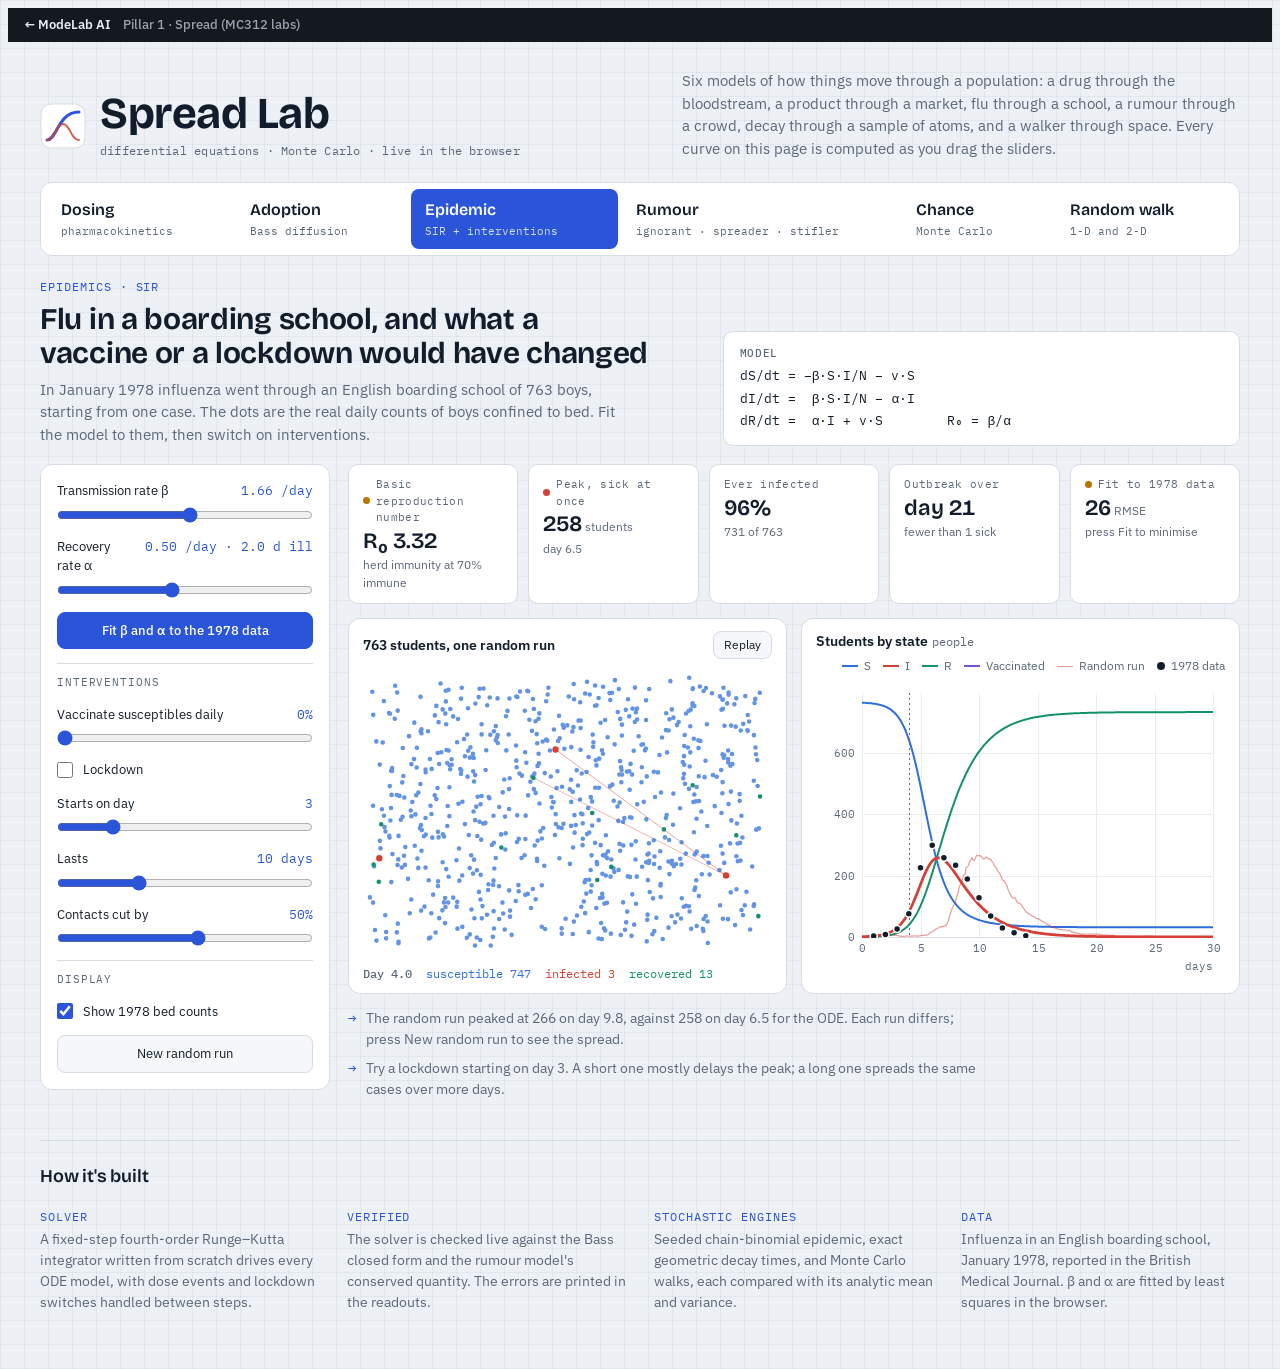
<file: web/spread.html>
<!doctype html>
<html lang="en">
<meta charset="utf-8">
<meta name="viewport" content="width=device-width, initial-scale=1, viewport-fit=cover">
<title>Spread Lab</title>
<link rel="preconnect" href="https://fonts.googleapis.com">
<link rel="preconnect" href="https://fonts.gstatic.com" crossorigin>
<link rel="stylesheet" href="https://fonts.googleapis.com/css2?family=Bricolage+Grotesque:opsz,wght@12..96,500..750&family=IBM+Plex+Mono:wght@400;500&family=IBM+Plex+Sans:wght@400;500;600&display=swap">
<style>
/* Layout: engineering-notebook instrument panel. Sticky model tabs, parameter rail on the left, live readouts + plots on the right. */
:root{
  --bg:#EDF0F4; --bg-grid:rgba(40,70,120,.055); --panel:#FFFFFF; --panel2:#F5F7FA;
  --ink:#121D2B; --muted:#5B6879; --line:#D5DCE5; --grid:#E8EDF3;
  --accent:#2A55D8; --accent-ink:#FFFFFF; --accent-soft:#E6ECFB;
  --s:#2F6FDB; --i:#D63F35; --r:#14916A; --v:#7B4DDF; --amber:#B87500;
  --band:rgba(20,145,106,.11); --shade:rgba(123,77,223,.09);
  --good:#14916A; --warn:#B87500; --bad:#D63F35;
  --f-display:'Bricolage Grotesque','Avenir Next',system-ui,sans-serif;
  --f-body:'IBM Plex Sans',system-ui,-apple-system,'Segoe UI',sans-serif;
  --f-mono:'IBM Plex Mono',ui-monospace,Menlo,Consolas,monospace;
}
@media (prefers-color-scheme: dark){
  :root:not([data-theme="light"]){
    --bg:#0D1219; --bg-grid:rgba(140,170,220,.05); --panel:#141B24; --panel2:#19222D;
    --ink:#E4EAF1; --muted:#8D9AAB; --line:#283445; --grid:#1E2834;
    --accent:#7D9CFF; --accent-ink:#0D1219; --accent-soft:#1C2640;
    --s:#6AA0FF; --i:#FF7468; --r:#45CF98; --v:#B39BFF; --amber:#F2B33D;
    --band:rgba(69,207,152,.13); --shade:rgba(179,155,255,.11);
    --good:#45CF98; --warn:#F2B33D; --bad:#FF7468;
    color-scheme:dark;
  }
}
:root[data-theme="dark"]{
  --bg:#0D1219; --bg-grid:rgba(140,170,220,.05); --panel:#141B24; --panel2:#19222D;
  --ink:#E4EAF1; --muted:#8D9AAB; --line:#283445; --grid:#1E2834;
  --accent:#7D9CFF; --accent-ink:#0D1219; --accent-soft:#1C2640;
  --s:#6AA0FF; --i:#FF7468; --r:#45CF98; --v:#B39BFF; --amber:#F2B33D;
  --band:rgba(69,207,152,.13); --shade:rgba(179,155,255,.11);
  --good:#45CF98; --warn:#F2B33D; --bad:#FF7468;
  color-scheme:dark;
}
*{box-sizing:border-box}
body{
  background-color:var(--bg); color:var(--ink); font-family:var(--f-body); font-size:15px; line-height:1.5;
  background-image:linear-gradient(var(--bg-grid) 1px,transparent 1px),linear-gradient(90deg,var(--bg-grid) 1px,transparent 1px);
  background-size:24px 24px;
}
.wrap{max-width:1280px; margin:0 auto; padding-inline:clamp(16px,3vw,32px); padding-block:28px 48px}
h1,h2,h3{font-family:var(--f-display); text-wrap:balance; margin:0; letter-spacing:-.01em}
p{margin:0}
button{font:inherit; color:inherit}
:focus-visible{outline:2px solid var(--accent); outline-offset:2px}

/* header */
.top{display:flex; flex-wrap:wrap; align-items:flex-end; justify-content:space-between; gap:16px 40px; margin-bottom:22px}
.brand{display:flex; align-items:center; gap:14px}
.brand svg{flex:none}
.brand h1{font-size:clamp(30px,4.2vw,44px); font-weight:700; line-height:1}
.brand .tag{font-family:var(--f-mono); font-size:12px; color:var(--muted); margin-top:6px; letter-spacing:.02em}
.lede{max-width:62ch; color:var(--muted); font-size:15px}

/* tabs */
.tabs{position:sticky; top:env(safe-area-inset-top,0px); z-index:5; display:flex; gap:4px; overflow-x:auto; padding:6px; margin-bottom:22px;
  background:var(--panel); border:1px solid var(--line); border-radius:12px; scrollbar-width:thin}
.tab{flex:1 0 auto; display:flex; flex-direction:column; align-items:flex-start; gap:1px; min-width:128px; padding:9px 14px; border:0; border-radius:8px;
  background:transparent; cursor:pointer; text-align:left}
.tab:hover{background:var(--panel2)}
.tab .n{font-family:var(--f-display); font-weight:600; font-size:16px}
.tab .d{font-family:var(--f-mono); font-size:11px; color:var(--muted); white-space:nowrap}
.tab[aria-selected="true"]{background:var(--accent); color:var(--accent-ink)}
.tab[aria-selected="true"] .d{color:inherit; opacity:.8}

/* module */
.mod-head{display:grid; grid-template-columns:minmax(0,1.25fr) minmax(0,1fr); gap:18px 36px; align-items:end; margin-bottom:18px}
.eyebrow{font-family:var(--f-mono); font-size:12px; text-transform:uppercase; letter-spacing:.08em; color:var(--accent); margin-bottom:6px}
.mod-head h2{font-size:clamp(22px,2.6vw,30px); font-weight:650; line-height:1.15; margin-bottom:8px}
.desc{color:var(--muted); max-width:66ch}
.eq{margin:0; font-family:var(--f-mono); font-size:13px; line-height:1.75; color:var(--ink); background:var(--panel); border:1px solid var(--line);
  border-radius:10px; padding:12px 16px; white-space:pre-wrap; overflow-x:auto}
.eq b{font-weight:500; color:var(--muted); font-size:11px; letter-spacing:.06em; text-transform:uppercase; display:block; margin-bottom:2px}
.mod-body{display:grid; grid-template-columns:290px minmax(0,1fr); gap:18px; align-items:start}
@media (max-width:900px){.mod-head,.mod-body{grid-template-columns:minmax(0,1fr)}}

/* controls */
.controls{background:var(--panel); border:1px solid var(--line); border-radius:12px; padding:16px; display:flex; flex-direction:column; gap:14px}
@media (min-width:901px){.controls{position:sticky; top:calc(env(safe-area-inset-top,0px) + 92px)}}
.ctl{display:flex; flex-direction:column; gap:6px}
.ctl-row{display:flex; justify-content:space-between; align-items:baseline; gap:10px; font-size:13px}
.ctl-label{font-size:13px; color:var(--ink)}
output{font-family:var(--f-mono); font-size:12.5px; color:var(--accent); font-variant-numeric:tabular-nums; white-space:nowrap}
input[type=range]{width:100%; accent-color:var(--accent); margin:0}
.ctl-head{font-family:var(--f-mono); font-size:11px; text-transform:uppercase; letter-spacing:.08em; color:var(--muted); padding-top:10px; border-top:1px solid var(--line)}
.seg{display:flex; background:var(--panel2); border:1px solid var(--line); border-radius:8px; padding:3px; gap:3px}
.seg button{flex:1; border:0; background:transparent; padding:6px 8px; border-radius:6px; font-size:12.5px; cursor:pointer; color:var(--muted)}
.seg button[aria-pressed="true"]{background:var(--panel); color:var(--ink); box-shadow:0 0 0 1px var(--line)}
.toggle{flex-direction:row; align-items:center; gap:10px; font-size:13px; cursor:pointer}
.toggle input{accent-color:var(--accent); width:16px; height:16px; margin:0}
.btn{border:1px solid var(--line); background:var(--panel2); border-radius:8px; padding:8px 12px; font-size:13px; cursor:pointer; text-align:center}
.btn:hover{border-color:var(--accent)}
.btn.primary{background:var(--accent); color:var(--accent-ink); border-color:var(--accent); font-weight:500}
.hint{font-size:12px; color:var(--muted)}

/* readouts */
.stage{display:flex; flex-direction:column; gap:14px; min-width:0}
.kpis{display:grid; grid-template-columns:repeat(auto-fit,minmax(min(100%,170px),1fr)); gap:10px}
.kpi{background:var(--panel); border:1px solid var(--line); border-radius:10px; padding:11px 14px; display:flex; flex-direction:column; gap:2px; min-width:0}
.kpi-l{font-family:var(--f-mono); font-size:11px; color:var(--muted); letter-spacing:.03em; display:flex; align-items:center; gap:6px}
.kpi.t-good .kpi-l::before,.kpi.t-warn .kpi-l::before,.kpi.t-bad .kpi-l::before{content:""; width:7px; height:7px; border-radius:50%; flex:none}
.kpi.t-good .kpi-l::before{background:var(--good)} .kpi.t-warn .kpi-l::before{background:var(--warn)} .kpi.t-bad .kpi-l::before{background:var(--bad)}
.kpi-v{font-family:var(--f-display); font-size:22px; font-weight:600; font-variant-numeric:tabular-nums; line-height:1.2}
.kpi-u{font-family:var(--f-body); font-size:12px; font-weight:400; color:var(--muted)}
.kpi-s{font-size:12px; color:var(--muted)}
.kpi .mini{align-self:flex-start; margin-top:4px; border:1px solid var(--accent); color:var(--accent); background:transparent; border-radius:6px; padding:2px 9px; font-size:12px; cursor:pointer}
.kpi .mini:hover{background:var(--accent-soft)}

.fig{margin:0; background:var(--panel); border:1px solid var(--line); border-radius:12px; padding:12px 14px 10px; min-width:0; display:flex; flex-direction:column; gap:8px}
.fig figcaption{display:flex; flex-wrap:wrap; align-items:center; gap:6px 14px}
.fig-t{font-weight:600; font-size:13.5px}
.unit{font-family:var(--f-mono); font-weight:400; font-size:11.5px; color:var(--muted); margin-left:4px}
.legend{display:flex; flex-wrap:wrap; gap:4px 12px; margin-left:auto; font-size:12px; color:var(--muted)}
.lg{display:inline-flex; align-items:center; gap:6px; white-space:nowrap}
.lg i{width:16px; height:0; border-top:2.5px solid var(--c)}
.lg i.dash{border-top-style:dashed; border-top-width:2px}
.lg i.dot{width:8px; height:8px; border:0; border-radius:50%; background:var(--c)}
.lg i.area{height:9px; border:0; border-radius:2px; background:var(--c); opacity:.55}
.chip{font-family:var(--f-mono); font-size:11.5px; padding:2px 9px; border-radius:99px; border:1px solid currentColor}
.chip.t-good{color:var(--good)} .chip.t-warn{color:var(--warn)} .chip.t-bad{color:var(--bad)}
.cv{display:block; width:100%; height:290px}
.cv.tall{height:330px}
.cv.short{height:230px}
.fig-row{display:grid; grid-template-columns:repeat(auto-fit,minmax(min(100%,340px),1fr)); gap:14px}
.status{font-family:var(--f-mono); font-size:12px; color:var(--muted); font-variant-numeric:tabular-nums; display:flex; flex-wrap:wrap; gap:4px 14px}
.status b{font-weight:500}
.status .S{color:var(--s)} .status .I{color:var(--i)} .status .R{color:var(--r)} .status .V{color:var(--v)}
.notes{margin:0; padding:0; list-style:none; display:grid; gap:8px}
.notes li{position:relative; padding-left:18px; color:var(--muted); font-size:14px; max-width:80ch}
.notes li::before{content:"→"; position:absolute; left:0; color:var(--accent); font-family:var(--f-mono)}

/* footer */
.how{margin-top:40px; padding-top:22px; border-top:1px solid var(--line); display:grid; grid-template-columns:repeat(auto-fit,minmax(min(100%,240px),1fr)); gap:18px 28px}
.how h3{font-size:18px; font-weight:600; grid-column:1/-1}
.how div p:first-child{font-family:var(--f-mono); font-size:11.5px; text-transform:uppercase; letter-spacing:.08em; color:var(--accent); margin-bottom:4px}
.how div p+p{color:var(--muted); font-size:14px}
@media (prefers-reduced-motion:reduce){*{transition:none!important}}
</style>

<div class="ml-back"><a href="index.html#spread">&larr; ModeLab AI</a><span>Pillar 1 · Spread (MC312 labs)</span></div>
<style>
.ml-back{--ml-bg:#14181F;--ml-fg:#E8ECF2;--ml-mute:#9AA3B0;display:flex;gap:12px;align-items:center;flex-wrap:wrap;
  padding:8px 16px;background:var(--ml-bg);color:var(--ml-fg);font:500 13px/1.4 "IBM Plex Sans",system-ui,sans-serif}
.ml-back a{color:var(--ml-fg);text-decoration:none;font-weight:600}
.ml-back a:hover,.ml-back a:focus-visible{text-decoration:underline}
.ml-back span{color:var(--ml-mute)}
</style>
<div class="wrap">
  <header class="top">
    <div class="brand">
      <svg width="46" height="46" viewBox="0 0 46 46" aria-hidden="true">
        <rect x="1" y="1" width="44" height="44" rx="10" fill="var(--panel)" stroke="var(--line)"/>
        <path d="M7 37 C 17 37, 18 9, 39 9" fill="none" stroke="var(--accent)" stroke-width="3" stroke-linecap="round"/>
        <path d="M7 37 C 15 37, 16 21, 23 21 S 31 37, 39 37" fill="none" stroke="var(--i)" stroke-width="2" stroke-linecap="round" opacity=".85"/>
      </svg>
      <div>
        <h1>Spread Lab</h1>
        <p class="tag">differential equations · Monte Carlo · live in the browser</p>
      </div>
    </div>
    <p class="lede">Six models of how things move through a population: a drug through the bloodstream, a product through a market, flu through a school, a rumour through a crowd, decay through a sample of atoms, and a walker through space. Every curve on this page is computed as you drag the sliders.</p>
  </header>

  <nav class="tabs" role="tablist" aria-label="Models">
    <button class="tab" role="tab" id="tab-pk" aria-controls="pk" data-mod="pk"><span class="n">Dosing</span><span class="d">pharmacokinetics</span></button>
    <button class="tab" role="tab" id="tab-bass" aria-controls="bass" data-mod="bass"><span class="n">Adoption</span><span class="d">Bass diffusion</span></button>
    <button class="tab" role="tab" id="tab-sir" aria-controls="sir" data-mod="sir"><span class="n">Epidemic</span><span class="d">SIR + interventions</span></button>
    <button class="tab" role="tab" id="tab-rum" aria-controls="rum" data-mod="rum"><span class="n">Rumour</span><span class="d">ignorant · spreader · stifler</span></button>
    <button class="tab" role="tab" id="tab-mc" aria-controls="mc" data-mod="mc"><span class="n">Chance</span><span class="d">Monte Carlo</span></button>
    <button class="tab" role="tab" id="tab-walk" aria-controls="walk" data-mod="walk"><span class="n">Random walk</span><span class="d">1-D and 2-D</span></button>
  </nav>

  <main>
    <!-- DOSING -->
    <section class="mod" id="pk" role="tabpanel" aria-labelledby="tab-pk" hidden>
      <div class="mod-head">
        <div>
          <p class="eyebrow">Pharmacokinetics</p>
          <h2>Keep a drug inside its therapeutic window</h2>
          <p class="desc">Each dose lands on top of whatever the body has not cleared yet. Tune the dose, interval and half-life and watch whether blood levels settle between the minimum effective and maximum safe concentration. Defaults follow phenytoin (Dilantin): 22 h half-life, window 10–20 µg/mL.</p>
        </div>
        <pre class="eq" id="pk-eq"></pre>
      </div>
      <div class="mod-body">
        <aside class="controls" id="pk-ctl" aria-label="Dosing parameters"></aside>
        <div class="stage">
          <div class="kpis" id="pk-kpi"></div>
          <figure class="fig">
            <figcaption><span class="fig-t">Concentration in blood<span class="unit">µg/mL</span></span><span class="chip" id="pk-chip"></span>
              <span class="legend"><span class="lg"><i style="--c:var(--i)"></i>Blood</span><span class="lg" id="pk-lg-gut"><i class="dash" style="--c:var(--amber)"></i>Gut</span><span class="lg"><i class="area" style="--c:var(--r)"></i>Therapeutic window</span></span></figcaption>
            <canvas class="cv tall" id="pk-c1" role="img" aria-label="Drug concentration over ten days"></canvas>
          </figure>
          <ul class="notes" id="pk-notes"></ul>
        </div>
      </div>
    </section>

    <!-- BASS -->
    <section class="mod" id="bass" role="tabpanel" aria-labelledby="tab-bass" hidden>
      <div class="mod-head">
        <div>
          <p class="eyebrow">Product adoption · Bass model</p>
          <h2>Advertising starts it, word of mouth finishes it</h2>
          <p class="desc">Every non-adopter buys at rate p because of outside influence, plus q times the share of the market that already owns the product. The S-curve, the sales peak and the split between innovators and imitators all follow from those two numbers.</p>
        </div>
        <pre class="eq"><b>model</b>dN/dt = (p + q·N/C)(C − N)
<b>closed form</b>N(t) = C(1 − e^−(p+q)t) / (1 + (q/p)e^−(p+q)t)</pre>
      </div>
      <div class="mod-body">
        <aside class="controls" id="bass-ctl" aria-label="Adoption parameters"></aside>
        <div class="stage">
          <div class="kpis" id="bass-kpi"></div>
          <div class="fig-row">
            <figure class="fig">
              <figcaption><span class="fig-t">Cumulative adopters<span class="unit">millions</span></span>
                <span class="legend"><span class="lg"><i style="--c:var(--accent)"></i>RK4</span><span class="lg"><i class="dash" style="--c:var(--ink)"></i>Closed form</span></span></figcaption>
              <canvas class="cv" id="bass-c1" role="img" aria-label="Cumulative adopters over time"></canvas>
            </figure>
            <figure class="fig">
              <figcaption><span class="fig-t">New adopters per year<span class="unit">millions</span></span>
                <span class="legend"><span class="lg"><i class="area" style="--c:var(--amber)"></i>Innovators</span><span class="lg"><i class="area" style="--c:var(--s)"></i>Imitators</span></span></figcaption>
              <canvas class="cv" id="bass-c2" role="img" aria-label="Sales per year split by innovators and imitators"></canvas>
            </figure>
          </div>
          <ul class="notes" id="bass-notes"></ul>
        </div>
      </div>
    </section>

    <!-- SIR -->
    <section class="mod" id="sir" role="tabpanel" aria-labelledby="tab-sir" hidden>
      <div class="mod-head">
        <div>
          <p class="eyebrow">Epidemics · SIR</p>
          <h2>Flu in a boarding school, and what a vaccine or a lockdown would have changed</h2>
          <p class="desc">In January 1978 influenza went through an English boarding school of 763 boys, starting from one case. The dots are the real daily counts of boys confined to bed. Fit the model to them, then switch on interventions.</p>
        </div>
        <pre class="eq"><b>model</b>dS/dt = −β·S·I/N − v·S
dI/dt =  β·S·I/N − α·I
dR/dt =  α·I + v·S        R₀ = β/α</pre>
      </div>
      <div class="mod-body">
        <aside class="controls" id="sir-ctl" aria-label="Epidemic parameters"></aside>
        <div class="stage">
          <div class="kpis" id="sir-kpi"></div>
          <div class="fig-row">
            <figure class="fig">
              <figcaption><span class="fig-t">763 students, one random run</span><button class="btn" type="button" id="sir-replay" style="margin-left:auto;padding:4px 10px;font-size:12px">Replay</button></figcaption>
              <canvas class="cv" id="sir-ab" role="img" aria-label="Animated stochastic simulation of students"></canvas>
              <p class="status" id="sir-status"></p>
            </figure>
            <figure class="fig">
              <figcaption><span class="fig-t">Students by state<span class="unit">people</span></span>
                <span class="legend"><span class="lg"><i style="--c:var(--s)"></i>S</span><span class="lg"><i style="--c:var(--i)"></i>I</span><span class="lg"><i style="--c:var(--r)"></i>R</span><span class="lg" id="sir-lg-v"><i style="--c:var(--v)"></i>Vaccinated</span><span class="lg"><i style="--c:var(--i);opacity:.5;border-top-width:1.5px"></i>Random run</span><span class="lg" id="sir-lg-d"><i class="dot" style="--c:var(--ink)"></i>1978 data</span></span></figcaption>
              <canvas class="cv" id="sir-c1" role="img" aria-label="Susceptible, infected and recovered over time"></canvas>
            </figure>
          </div>
          <ul class="notes" id="sir-notes"></ul>
        </div>
      </div>
    </section>

    <!-- RUMOUR -->
    <section class="mod" id="rum" role="tabpanel" aria-labelledby="tab-rum" hidden>
      <div class="mod-head">
        <div>
          <p class="eyebrow">Information spread · ISR model</p>
          <h2>How far a rumour travels before people tire of it</h2>
          <p class="desc">Ignorants hear the rumour from spreaders. Spreaders stop when they meet someone who already knows it, so a rumour is slowed by its own success. An education campaign (α) moves ignorants straight to stiflers; Λ adds newcomers who have not heard it.</p>
        </div>
        <pre class="eq"><b>model</b>dI/dt = Λ − β·S·I/N − α·I
dS/dt = β·S·I/N − γ·S·(S+R)/N
dR/dt = γ·S·(S+R)/N + α·I     R₀ = 1 + β/γ</pre>
      </div>
      <div class="mod-body">
        <aside class="controls" id="rum-ctl" aria-label="Rumour parameters"></aside>
        <div class="stage">
          <div class="kpis" id="rum-kpi"></div>
          <div class="fig-row">
            <figure class="fig">
              <figcaption><span class="fig-t">Population by role<span class="unit">people</span></span>
                <span class="legend"><span class="lg"><i style="--c:var(--s)"></i>Ignorant</span><span class="lg"><i style="--c:var(--i)"></i>Spreader</span><span class="lg"><i style="--c:var(--r)"></i>Stifler</span><span class="lg" id="rum-lg-b"><i class="dash" style="--c:var(--i)"></i>Spreaders, no campaign</span></span></figcaption>
              <canvas class="cv" id="rum-c1" role="img" aria-label="Ignorants, spreaders and stiflers over time"></canvas>
            </figure>
            <figure class="fig">
              <figcaption><span class="fig-t">Closed-form results vs R₀</span>
                <span class="legend"><span class="lg"><i style="--c:var(--r)"></i>Final reach r(∞)</span><span class="lg"><i style="--c:var(--i)"></i>Peak spreaders s_max</span></span></figcaption>
              <canvas class="cv" id="rum-c2" role="img" aria-label="Final reach and peak spreaders as functions of R0"></canvas>
            </figure>
          </div>
          <ul class="notes" id="rum-notes"></ul>
        </div>
      </div>
    </section>

    <!-- MONTE CARLO -->
    <section class="mod" id="mc" role="tabpanel" aria-labelledby="tab-mc" hidden>
      <div class="mod-head">
        <div>
          <p class="eyebrow">Monte Carlo</p>
          <h2>Randomness that averages out</h2>
          <p class="desc">A thousand atoms, each with the same small chance of decaying every second, add up to a smooth exponential. A fair coin tossed enough times settles on one half. Both are the law of large numbers, and both show how fast the noise shrinks.</p>
        </div>
        <pre class="eq"><b>decay</b>P(atom survives t) = e^−λt   ⇒   E[N(t)] = N₀e^−λt
<b>coin</b>p̂ₙ = heads / n,   sd(p̂ₙ) = √(p(1−p)/n)</pre>
      </div>
      <div class="mod-body">
        <aside class="controls" id="mc-ctl" aria-label="Monte Carlo parameters"></aside>
        <div class="stage">
          <div class="kpis" id="mc-kpi"></div>
          <div class="fig-row">
            <figure class="fig">
              <figcaption><span class="fig-t">Atoms remaining<span class="unit">of 1,000</span></span>
                <span class="legend"><span class="lg"><i style="--c:var(--v);opacity:.45;border-top-width:1.5px"></i>Single runs</span><span class="lg"><i class="area" style="--c:var(--v)"></i>Mean ± 1σ</span><span class="lg"><i class="dash" style="--c:var(--ink)"></i>N₀e^−λt</span></span></figcaption>
              <canvas class="cv" id="mc-c1" role="img" aria-label="Simulated radioactive decay against theory"></canvas>
            </figure>
            <figure class="fig">
              <figcaption><span class="fig-t">One sample, atom by atom</span><button class="btn" type="button" id="mc-replay" style="margin-left:auto;padding:4px 10px;font-size:12px">Replay</button></figcaption>
              <canvas class="cv" id="mc-grid" role="img" aria-label="Grid of 1000 atoms decaying"></canvas>
              <p class="status" id="mc-status"></p>
            </figure>
          </div>
          <figure class="fig">
            <figcaption><span class="fig-t">Running share of heads, six sequences<span class="unit">log scale</span></span>
              <span class="legend"><span class="lg"><i class="dash" style="--c:var(--muted)"></i>95% band, 0.5 ± 1.96·0.5/√n</span></span></figcaption>
            <canvas class="cv short" id="mc-c2" role="img" aria-label="Running proportion of heads converging to one half"></canvas>
          </figure>
          <ul class="notes" id="mc-notes"></ul>
        </div>
      </div>
    </section>

    <!-- RANDOM WALK -->
    <section class="mod" id="walk" role="tabpanel" aria-labelledby="tab-walk" hidden>
      <div class="mod-head">
        <div>
          <p class="eyebrow">Stochastic processes · random walks</p>
          <h2>Where a random walker ends up</h2>
          <p class="desc">Each step goes right with probability p and left otherwise. The average position drifts by 2p − 1 per step, while the spread grows only like √n. In two dimensions the same √n law sets how far a walker strays from home.</p>
        </div>
        <pre class="eq"><b>1-D</b>E[Xₙ] = n(2p − 1)      Var(Xₙ) = 4np(1 − p)
<b>2-D, 8 directions</b>E[Rₙ²] = 1.5n           E[Rₙ] ≈ √(3πn/8)</pre>
      </div>
      <div class="mod-body">
        <aside class="controls" id="walk-ctl" aria-label="Random walk parameters"></aside>
        <div class="stage">
          <div class="kpis" id="walk-kpi"></div>
          <div class="fig-row">
            <figure class="fig">
              <figcaption><span class="fig-t">Position over time<span class="unit">steps</span></span>
                <span class="legend"><span class="lg"><i style="--c:var(--s);opacity:.45;border-top-width:1.5px"></i>Walkers</span><span class="lg"><i style="--c:var(--i)"></i>Mean</span><span class="lg"><i class="dash" style="--c:var(--ink)"></i>Theory ± 2σ</span></span></figcaption>
              <canvas class="cv" id="walk-c1" role="img" aria-label="Random walk trajectories"></canvas>
            </figure>
            <figure class="fig">
              <figcaption><span class="fig-t">Where walkers finish<span class="unit">share of walkers</span></span>
                <span class="legend"><span class="lg"><i class="area" style="--c:var(--s)"></i>Simulated</span><span class="lg"><i style="--c:var(--i)"></i>Normal approximation</span></span></figcaption>
              <canvas class="cv" id="walk-c2" role="img" aria-label="Histogram of final positions"></canvas>
            </figure>
          </div>
          <figure class="fig">
            <figcaption><span class="fig-t">250 walkers in the plane, 8 directions</span>
              <span class="legend"><span class="lg"><i class="dash" style="--c:var(--ink)"></i>√(1.5n), root-mean-square distance</span></span>
              <button class="btn" type="button" id="walk-replay" style="padding:4px 10px;font-size:12px">Replay</button></figcaption>
            <canvas class="cv tall" id="walk-2d" role="img" aria-label="Animated two-dimensional random walkers"></canvas>
            <p class="status" id="walk-status"></p>
          </figure>
          <ul class="notes" id="walk-notes"></ul>
        </div>
      </div>
    </section>
  </main>

  <section class="how" aria-labelledby="how-h">
    <h3 id="how-h">How it's built</h3>
    <div><p>Solver</p><p>A fixed-step fourth-order Runge–Kutta integrator written from scratch drives every ODE model, with dose events and lockdown switches handled between steps.</p></div>
    <div><p>Verified</p><p>The solver is checked live against the Bass closed form and the rumour model's conserved quantity. The errors are printed in the readouts.</p></div>
    <div><p>Stochastic engines</p><p>Seeded chain-binomial epidemic, exact geometric decay times, and Monte Carlo walks, each compared with its analytic mean and variance.</p></div>
    <div><p>Data</p><p>Influenza in an English boarding school, January 1978, reported in the British Medical Journal. β and α are fitted by least squares in the browser.</p></div>
  </section>
</div>

<script>
'use strict';
const $ = (s, r = document) => r.querySelector(s);
const TAU = Math.PI * 2;
const RM = matchMedia('(prefers-reduced-motion: reduce)').matches;
function el(tag, attrs = {}, ...kids) {
  const e = document.createElement(tag);
  for (const [k, v] of Object.entries(attrs || {})) {
    if (v == null || v === false) continue;
    if (k === 'class') e.className = v;
    else if (k.startsWith('on')) e[k] = v;
    else e.setAttribute(k, v === true ? '' : v);
  }
  for (const c of kids.flat()) { if (c == null || c === false) continue; e.append(c.nodeType ? c : document.createTextNode(c)); }
  return e;
}
function mulberry32(a) { return function () { a |= 0; a = a + 0x6D2B79F5 | 0; let t = Math.imul(a ^ a >>> 15, 1 | a); t = t + Math.imul(t ^ t >>> 7, 61 | t) ^ t; return ((t ^ t >>> 14) >>> 0) / 4294967296; }; }
const fmtInt = v => Math.round(v).toLocaleString('en-US');
const clamp = (v, a, b) => Math.max(a, Math.min(b, v));

/* ---------- numerics ---------- */
function rk4step(f, t, y, h) {
  const n = y.length, k1 = f(t, y), y2 = new Array(n), y3 = new Array(n), y4 = new Array(n), out = new Array(n);
  for (let i = 0; i < n; i++) y2[i] = y[i] + h / 2 * k1[i];
  const k2 = f(t + h / 2, y2);
  for (let i = 0; i < n; i++) y3[i] = y[i] + h / 2 * k2[i];
  const k3 = f(t + h / 2, y3);
  for (let i = 0; i < n; i++) y4[i] = y[i] + h * k3[i];
  const k4 = f(t + h, y4);
  for (let i = 0; i < n; i++) out[i] = y[i] + h / 6 * (k1[i] + 2 * k2[i] + 2 * k3[i] + k4[i]);
  return out;
}
function integrate(f, y0, T, h, every = 1) {
  const n = Math.round(T / h); let y = y0.slice(); const t = [0], ys = [y];
  for (let i = 1; i <= n; i++) { y = rk4step(f, (i - 1) * h, y, h); if (i % every === 0 || i === n) { t.push(i * h); ys.push(y); } }
  return { t, ys, col: k => ys.map(y => y[k]) };
}

/* ---------- canvas charts ---------- */
let PAL = {};
function readPalette() {
  const cs = getComputedStyle(document.documentElement), g = n => cs.getPropertyValue(n).trim();
  PAL = { ink: g('--ink'), muted: g('--muted'), line: g('--line'), grid: g('--grid'), panel: g('--panel'), panel2: g('--panel2'),
    s: g('--s'), i: g('--i'), r: g('--r'), v: g('--v'), amber: g('--amber'), accent: g('--accent'), band: g('--band'), shade: g('--shade'),
    mono: g('--f-mono') || 'monospace' };
}
const col = c => PAL[c] || c;
function niceStep(range, target) {
  const raw = range / target, mag = Math.pow(10, Math.floor(Math.log10(raw))), n = raw / mag;
  return (n < 1.5 ? 1 : n < 3 ? 2 : n < 7 ? 5 : 10) * mag;
}
const decimals = step => Math.max(0, -Math.floor(Math.log10(step) + 1e-9));
function fmtTick(v, d) {
  const a = Math.abs(v);
  if (a >= 1e6) return +(v / 1e6).toFixed(1) + 'M';
  if (a >= 1e4) return +(v / 1e3).toFixed(0) + 'k';
  const s = v.toFixed(d); return s === '-0' ? '0' : s;
}
function setupCanvas(cv) {
  const W = cv.clientWidth, H = cv.clientHeight; if (!W || !H) return null;
  const dpr = Math.min(window.devicePixelRatio || 1, 2), bw = Math.round(W * dpr), bh = Math.round(H * dpr);
  if (cv.width !== bw || cv.height !== bh) { cv.width = bw; cv.height = bh; }
  const ctx = cv.getContext('2d'); ctx.setTransform(dpr, 0, 0, dpr, 0, 0); ctx.clearRect(0, 0, W, H);
  return { ctx, W, H };
}
function drawChart(cv, o) {
  const c = setupCanvas(cv); if (!c) return null; const { ctx, W, H } = c;
  const m = { l: o.ml || 46, r: 12, t: 10, b: 36 }, pw = W - m.l - m.r, ph = H - m.t - m.b;
  const x0 = o.xMin ?? 0, x1 = o.xMax, y0 = o.yMin ?? 0, y1 = o.yMax;
  const lx0 = Math.log10(x0 || 1), lx1 = Math.log10(x1);
  const X = o.xLog ? v => m.l + (Math.log10(Math.max(v, x0)) - lx0) / (lx1 - lx0) * pw : v => m.l + (v - x0) / (x1 - x0) * pw;
  const Y = v => m.t + ph - (v - y0) / (y1 - y0) * ph;
  ctx.font = `11px ${PAL.mono}`; ctx.lineWidth = 1;
  for (const b of o.xbands || []) {
    const a = X(Math.max(b.x0, x0)), e = X(Math.min(b.x1, x1)); if (e <= a) continue;
    ctx.fillStyle = col(b.color); ctx.fillRect(a, m.t, e - a, ph);
    if (b.label) { ctx.fillStyle = PAL.muted; ctx.textAlign = 'left'; ctx.textBaseline = 'top'; ctx.fillText(b.label, a + 5, m.t + 5); }
  }
  for (const b of o.bands || []) {
    const top = Y(Math.min(b.y1, y1)), bot = Y(Math.max(b.y0, y0)); if (bot <= top) continue;
    ctx.fillStyle = col(b.color); ctx.fillRect(m.l, top, pw, bot - top);
  }
  const ys = niceStep(y1 - y0, o.yTicks || 5), yd = decimals(ys);
  ctx.strokeStyle = PAL.grid; ctx.fillStyle = PAL.muted; ctx.textAlign = 'right'; ctx.textBaseline = 'middle';
  for (let v = Math.ceil(y0 / ys - 1e-9) * ys; v <= y1 + 1e-9; v += ys) {
    const y = Math.round(Y(v)) + .5; ctx.beginPath(); ctx.moveTo(m.l, y); ctx.lineTo(m.l + pw, y); ctx.stroke();
    ctx.fillText(fmtTick(v, yd), m.l - 7, y);
  }
  const xt = []; let xd = 0;
  if (o.xLog) { for (let p = Math.ceil(lx0); p <= lx1 + 1e-9; p++) xt.push(10 ** p); }
  else { const xs = o.xStep || niceStep(x1 - x0, o.xTicks || 6); xd = decimals(xs); for (let v = Math.ceil(x0 / xs - 1e-9) * xs; v <= x1 + 1e-9; v += xs) xt.push(v); }
  ctx.textAlign = 'center'; ctx.textBaseline = 'top';
  for (const v of xt) {
    const x = Math.round(X(v)) + .5; ctx.strokeStyle = PAL.grid; ctx.beginPath(); ctx.moveTo(x, m.t); ctx.lineTo(x, m.t + ph); ctx.stroke();
    ctx.fillText(o.xLog ? fmtInt(v) : fmtTick(v, xd), x, m.t + ph + 6);
  }
  ctx.strokeStyle = PAL.line; ctx.beginPath(); ctx.moveTo(m.l, Math.round(m.t + ph) + .5); ctx.lineTo(m.l + pw, Math.round(m.t + ph) + .5); ctx.stroke();
  if (o.xLabel) { ctx.textAlign = 'right'; ctx.textBaseline = 'bottom'; ctx.fillStyle = PAL.muted; ctx.fillText(o.xLabel, m.l + pw, H - 1); }
  ctx.save(); ctx.beginPath(); ctx.rect(m.l, m.t - 2, pw, ph + 3); ctx.clip();
  for (const b of o.bars || []) {
    ctx.globalAlpha = b.alpha ?? 1; ctx.fillStyle = col(b.color);
    const a = X(b.x0), e = X(b.x1); ctx.fillRect(a + .5, Y(b.y), Math.max(1, e - a - 1), Y(y0) - Y(b.y));
  }
  ctx.globalAlpha = 1;
  for (const s of o.series || []) {
    const xs = s.x, yv = s.y, n = xs.length; if (!n) continue;
    if (s.fill) {
      ctx.globalAlpha = s.fillAlpha ?? .18; ctx.fillStyle = col(s.color); ctx.beginPath(); ctx.moveTo(X(xs[0]), Y(yv[0]));
      for (let i = 1; i < n; i++) ctx.lineTo(X(xs[i]), Y(yv[i]));
      if (s.base) for (let i = n - 1; i >= 0; i--) ctx.lineTo(X(xs[i]), Y(s.base[i]));
      else { ctx.lineTo(X(xs[n - 1]), Y(y0)); ctx.lineTo(X(xs[0]), Y(y0)); }
      ctx.closePath(); ctx.fill();
    }
    if (s.width !== 0) {
      ctx.globalAlpha = s.alpha ?? 1; ctx.strokeStyle = col(s.color); ctx.lineWidth = s.width || 2; ctx.lineJoin = 'round'; ctx.setLineDash(s.dash || []);
      ctx.beginPath(); ctx.moveTo(X(xs[0]), Y(yv[0])); for (let i = 1; i < n; i++) ctx.lineTo(X(xs[i]), Y(yv[i])); ctx.stroke(); ctx.setLineDash([]);
    }
    ctx.globalAlpha = 1;
  }
  for (const l of o.hlines || []) {
    const y = Math.round(Y(l.y)) + .5; ctx.strokeStyle = col(l.color); ctx.lineWidth = 1.25; ctx.setLineDash(l.dash || [5, 4]);
    ctx.beginPath(); ctx.moveTo(m.l, y); ctx.lineTo(m.l + pw, y); ctx.stroke(); ctx.setLineDash([]);
    if (l.label) { ctx.fillStyle = col(l.color); ctx.textAlign = l.left ? 'left' : 'right'; ctx.textBaseline = 'bottom'; ctx.fillText(l.label, l.left ? m.l + 6 : m.l + pw - 4, y - 3); }
  }
  for (const l of o.vlines || []) {
    const x = Math.round(X(l.x)) + .5; ctx.strokeStyle = col(l.color); ctx.lineWidth = l.width || 1.25; ctx.setLineDash(l.dash || [5, 4]);
    ctx.beginPath(); ctx.moveTo(x, m.t); ctx.lineTo(x, m.t + ph); ctx.stroke(); ctx.setLineDash([]);
    if (l.label) { ctx.fillStyle = col(l.color); const right = x > m.l + pw * .7; ctx.textAlign = right ? 'right' : 'left'; ctx.textBaseline = 'top'; ctx.fillText(l.label, right ? x - 5 : x + 5, m.t + (l.dy || 4)); }
  }
  for (const d of o.dots || []) {
    ctx.fillStyle = col(d.color); ctx.strokeStyle = PAL.panel; ctx.lineWidth = 1.5;
    for (const [x, y] of d.pts) { ctx.beginPath(); ctx.arc(X(x), Y(y), d.r || 3.5, 0, TAU); ctx.fill(); ctx.stroke(); }
  }
  ctx.restore();
  return { X, Y, m, pw, ph };
}

/* ---------- module plumbing ---------- */
const MODS = {}; let active = null;
function renderKpis(box, items) {
  box.replaceChildren(...items.map(k => el('div', { class: 'kpi' + (k.tone ? ' t-' + k.tone : '') },
    el('p', { class: 'kpi-l' }, k.label),
    el('p', { class: 'kpi-v' }, k.value, k.unit ? el('span', { class: 'kpi-u' }, ' ' + k.unit) : null),
    k.sub ? el('p', { class: 'kpi-s' }, k.sub) : null,
    k.btn ? el('button', { type: 'button', class: 'mini', onclick: k.btn.fn }, k.btn.label) : null)));
}
function renderNotes(ul, notes) { ul.replaceChildren(...notes.filter(Boolean).map(n => el('li', {}, n))); }
function buildControls(m) {
  const root = $('#' + m.id + '-ctl'); m.refs = {};
  for (const d of m.controls) {
    let box;
    if (d.type === 'head') box = el('p', { class: 'ctl-head' }, d.label);
    else if (d.type === 'seg') {
      const wrap = el('div', { class: 'seg', role: 'group', 'aria-label': d.label });
      for (const [val, lab] of d.options) {
        const b = el('button', { type: 'button', 'data-val': val, 'aria-pressed': String(m.state[d.key] === val) }, lab);
        b.onclick = () => { setParam(m, d.key, val); changed(m); };
        wrap.append(b);
      }
      box = el('div', { class: 'ctl' }, el('span', { class: 'ctl-label' }, d.label), wrap);
      m.refs[d.key] = { box, seg: wrap };
    } else if (d.type === 'toggle') {
      const id = `${m.id}-${d.key}`, inp = el('input', { type: 'checkbox', id });
      inp.checked = !!m.state[d.key]; inp.onchange = () => { m.state[d.key] = inp.checked; changed(m); };
      box = el('label', { class: 'ctl toggle', for: id }, inp, el('span', {}, d.label));
      m.refs[d.key] = { box, input: inp };
    } else if (d.type === 'button') {
      box = el('button', { type: 'button', class: 'btn' + (d.primary ? ' primary' : ''), onclick: () => m[d.act]() }, d.label);
      if (d.key) m.refs[d.key] = { box };
    } else {
      const id = `${m.id}-${d.key}`, out = el('output', { for: id, id: id + '-o' });
      const inp = el('input', { type: 'range', id, min: d.min, max: d.max, step: d.step });
      inp.value = m.state[d.key];
      const show = () => { const v = +inp.value; out.textContent = (d.fmt ? d.fmt(v) : String(v)) + (d.unit ? ' ' + d.unit : ''); };
      inp.oninput = () => { m.state[d.key] = +inp.value; show(); changed(m); };
      show();
      box = el('div', { class: 'ctl' }, el('label', { for: id, class: 'ctl-row' }, el('span', { class: 'ctl-label' }, d.label), out), inp, d.hint ? el('p', { class: 'hint' }, d.hint) : null);
      m.refs[d.key] = { box, input: inp, show };
    }
    if (d.show) (m._cond ||= []).push([box, d.show]);
    root.append(box);
  }
}
function setParam(m, key, val) {
  m.state[key] = val; const r = m.refs[key]; if (!r) return;
  if (r.seg) r.seg.querySelectorAll('button').forEach(b => b.setAttribute('aria-pressed', String(b.dataset.val === String(val))));
  else if (r.input?.type === 'checkbox') r.input.checked = !!val;
  else if (r.input) { r.input.value = val; r.show(); }
}
function updateVis(m) { for (const [box, fn] of m._cond || []) box.hidden = !fn(m.state); }
function changed(m) {
  if (m._pend) return; m._pend = true;
  requestAnimationFrame(() => { m._pend = false; updateVis(m); m.compute(); m.restart?.(); m.draw(); });
}
function register(m) { MODS[m.id] = m; }

/* =========================================================
   1. DOSING
   ========================================================= */
register({
  id: 'pk', V: 3000, T: 240,
  state: { model: 'one', dose: 100, tau: 8, thalf: 22, absorb: 0.12, ka: 0.6, load: 1, mec: 10, mtc: 20 },
  controls: [
    { type: 'seg', key: 'model', label: 'Model', options: [['one', 'One compartment'], ['two', 'Gut → blood']] },
    { key: 'dose', label: 'Dose', min: 25, max: 400, step: 5, unit: 'mg' },
    { key: 'tau', label: 'Dosing interval τ', min: 2, max: 24, step: 1, unit: 'h' },
    { key: 'thalf', label: 'Elimination half-life', min: 2, max: 72, step: 1, unit: 'h' },
    { key: 'absorb', label: 'Fraction absorbed', min: 0.02, max: 1, step: 0.01, fmt: v => Math.round(v * 100) + '%' },
    { key: 'ka', label: 'Gut → blood rate k₁', min: 0.05, max: 3, step: 0.05, fmt: v => v.toFixed(2), unit: '/h', show: s => s.model === 'two' },
    { key: 'load', label: 'First dose multiplier', min: 1, max: 10, step: 0.1, fmt: v => '×' + v.toFixed(1) },
    { type: 'head', label: 'Therapeutic window' },
    { key: 'mec', label: 'Minimum effective (MEC)', min: 1, max: 40, step: 0.5, unit: 'µg/mL' },
    { key: 'mtc', label: 'Maximum safe (MTC)', min: 2, max: 60, step: 0.5, unit: 'µg/mL' },
    { type: 'button', label: 'Reset to phenytoin defaults', act: 'reset' },
  ],
  reset() { const d = { model: 'one', dose: 100, tau: 8, thalf: 22, absorb: 0.12, ka: 0.6, load: 1, mec: 10, mtc: 20 }; for (const k in d) setParam(this, k, d[k]); changed(this); },
  compute() {
    const s = this.state, T = this.T, D = s.dose * 1000 * s.absorb / this.V, k = Math.LN2 / s.thalf;
    const t = [], b = [], g = [];
    if (s.model === 'one') {
      let q = 0;
      for (let n = 0; n * s.tau < T; n++) {
        const t0 = n * s.tau, t1 = Math.min(T, t0 + s.tau);
        t.push(t0); b.push(q); q += D * (n === 0 ? s.load : 1);
        const steps = Math.max(4, Math.ceil((t1 - t0) / 0.25));
        for (let j = 0; j <= steps; j++) { const tt = t0 + (t1 - t0) * j / steps; t.push(tt); b.push(q * Math.exp(-k * (tt - t0))); }
        q *= Math.exp(-k * (t1 - t0));
      }
    } else {
      let y = [0, 0]; const f = (_, y) => [-s.ka * y[0], s.ka * y[0] - k * y[1]];
      for (let n = 0; n * s.tau < T; n++) {
        const t0 = n * s.tau, t1 = Math.min(T, t0 + s.tau);
        t.push(t0); b.push(y[1]); g.push(y[0]);
        y = [y[0] + D * (n === 0 ? s.load : 1), y[1]];
        t.push(t0); b.push(y[1]); g.push(y[0]);
        const steps = Math.max(1, Math.round((t1 - t0) / 0.05)), h = (t1 - t0) / steps;
        for (let j = 1; j <= steps; j++) { y = rk4step(f, t0 + (j - 1) * h, y, h); if (j % 4 === 0 || j === steps) { t.push(t0 + j * h); b.push(y[1]); g.push(y[0]); } }
      }
    }
    const p = Math.exp(-k * s.tau);
    const nL = Math.floor(T / s.tau) - 1, a0 = nL * s.tau, a1 = a0 + s.tau;
    let pk = -Infinity, tr = Infinity;
    for (let i = 0; i < t.length; i++) if (t[i] > a0 + 1e-9 && t[i] <= a1 + 1e-9) { pk = Math.max(pk, b[i]); tr = Math.min(tr, b[i]); }
    if (s.model === 'one') { pk = D / (1 - p); tr = D * p / (1 - p); }
    let tMEC = null; for (let i = 0; i < t.length; i++) if (b[i] >= s.mec) { tMEC = t[i]; break; }
    let inW = 0; for (let i = 1; i < t.length; i++) { const dt = t[i] - t[i - 1], mid = (b[i] + b[i - 1]) / 2; if (dt > 0 && mid >= s.mec && mid <= s.mtc) inW += dt; }
    const Lm = 1 / (1 - p);
    Object.assign(this, { t, b, g, p, D, k, pk, tr, tMEC, inW: inW / T, Lm });
    const status = pk > s.mtc ? ['bad', 'Peaks exceed MTC'] : tr < s.mec ? ['warn', 'Troughs dip below MEC'] : ['good', 'Settles inside the window'];
    const chip = $('#pk-chip'); chip.className = 'chip t-' + status[0]; chip.textContent = status[1];
    $('#pk-lg-gut').hidden = s.model !== 'two';
    $('#pk-eq').innerHTML = s.model === 'one'
      ? '<b>one compartment</b>dQ/dt = −kQ + D·Σ δ(t − nτ)\nk = ln 2 / t½        plateau = D / (1 − e^−kτ)'
      : '<b>two compartments</b>dG/dt = −k₁G + D·Σ δ(t − nτ)   (gut)\ndB/dt =  k₁G − kB             (blood)';
    renderKpis($('#pk-kpi'), [
      { label: s.model === 'one' ? 'Steady-state peak / trough' : 'Day-10 peak / trough', value: `${pk.toFixed(1)} / ${tr.toFixed(1)}`, unit: 'µg/mL', tone: status[0] },
      { label: 'First reaches MEC', value: tMEC == null ? 'Never' : `${Math.round(tMEC)} h`, sub: tMEC == null ? 'raise the dose or shorten τ' : `during dose ${Math.floor(tMEC / s.tau + 1e-9) + 1}`, tone: tMEC == null ? 'bad' : null },
      { label: 'Time inside window', value: Math.round(this.inW * 100) + '%', sub: 'over 10 days' },
      { label: 'Loading dose for an instant plateau', value: fmtInt(s.dose * Lm), unit: 'mg', sub: `first dose ×${Lm.toFixed(1)}`,
        btn: Math.abs(s.load - Lm) > 0.05 && Lm <= 10 ? { label: 'Apply', fn: () => { setParam(this, 'load', Math.round(Lm * 10) / 10); changed(this); } } : null },
    ]);
    renderNotes($('#pk-notes'), [
      `Each dose has decayed to ${Math.round(p * 100)}% of itself by the time the next one arrives (e^−kτ = ${p.toFixed(3)}), so levels climb toward a plateau of D / (1 − e^−kτ) instead of growing forever.`,
      `Without a loading dose, reaching 90% of the plateau takes about 3.3 half-lives, ${Math.round(3.32 * s.thalf)} h here. A first dose ${Lm.toFixed(1)}× larger starts the patient on the plateau.`,
      s.model === 'two' ? `Routing the drug through the gut smooths the sawtooth: it reaches the blood over roughly ${(1 / s.ka).toFixed(1)} h instead of instantly, so peaks are lower and later.` : null,
    ]);
  },
  draw() {
    const s = this.state; const ymax = Math.max(s.mtc * 1.3, Math.max(...this.b) * 1.08);
    const series = [];
    if (s.model === 'two') series.push({ x: this.t, y: this.g, color: 'amber', width: 1.5, dash: [5, 4] });
    series.push({ x: this.t, y: this.b, color: 'i', width: 2 });
    drawChart($('#pk-c1'), { xMax: this.T, yMax: ymax, xStep: 24, xLabel: 'hours', bands: [{ y0: s.mec, y1: s.mtc, color: 'band' }],
      hlines: [{ y: s.mtc, color: 'r', label: 'MTC ' + s.mtc }, { y: s.mec, color: 'r', label: 'MEC ' + s.mec }], series });
  },
});

/* =========================================================
   2. BASS
   ========================================================= */
register({
  id: 'bass',
  state: { preset: 'avg', p: 0.03, q: 0.38, C: 100, T: 25 },
  controls: [
    { type: 'seg', key: 'preset', label: 'Start from', options: [['avg', 'Typical durable'], ['wom', 'Word of mouth'], ['ad', 'Ad-driven']] },
    { key: 'p', label: 'Innovation p (advertising)', min: 0.001, max: 0.15, step: 0.001, fmt: v => v.toFixed(3) },
    { key: 'q', label: 'Imitation q (word of mouth)', min: 0, max: 1, step: 0.01, fmt: v => v.toFixed(2) },
    { key: 'C', label: 'Market size C', min: 5, max: 500, step: 5, unit: 'M people' },
    { key: 'T', label: 'Horizon', min: 10, max: 40, step: 1, unit: 'years' },
  ],
  init() {
    const P = { avg: [0.03, 0.38], wom: [0.005, 0.84], ad: [0.09, 0.1] };
    const seg = this.refs.preset.seg;
    seg.querySelectorAll('button').forEach(b => b.onclick = () => { setParam(this, 'preset', b.dataset.val); const [p, q] = P[b.dataset.val]; setParam(this, 'p', p); setParam(this, 'q', q); changed(this); });
    for (const k of ['p', 'q']) { const inp = this.refs[k].input, old = inp.oninput; inp.oninput = () => { old(); setParam(this, 'preset', ''); }; }
  },
  compute() {
    const { p, q, C, T } = this.state;
    const r = integrate((_, y) => [(p + q * y[0] / C) * (C - y[0])], [0], T, 0.05, 2);
    const t = r.t, N = r.col(0);
    const ex = t.map(tt => { const e = Math.exp(-(p + q) * tt); return C * (1 - e) / (1 + (q / p) * e); });
    let err = 0; for (let i = 0; i < t.length; i++) err = Math.max(err, Math.abs(N[i] - ex[i]) / C);
    const inn = N.map(n => p * (C - n)), imi = N.map(n => q * n / C * (C - n)), tot = inn.map((v, i) => v + imi[i]);
    let innSum = 0; for (let i = 1; i < t.length; i++) innSum += (inn[i] + inn[i - 1]) / 2 * (t[i] - t[i - 1]);
    const tStar = q > p ? Math.log(q / p) / (p + q) : 0;
    const peakSales = q > p ? C * (p + q) ** 2 / (4 * q) : p * C;
    const t50 = Math.log(2 + q / p) / (p + q);
    Object.assign(this, { t, N, ex, inn, imi, tot, tStar, err });
    renderKpis($('#bass-kpi'), [
      { label: 'Sales peak', value: q > p ? `year ${tStar.toFixed(1)}` : 'at launch', sub: q > p ? 't* = ln(q/p)/(p+q)' : 'q ≤ p: advertising dominates' },
      { label: 'Peak sales', value: peakSales.toFixed(1), unit: 'M / yr', sub: q > p ? 'C(p+q)² / 4q' : 'pC' },
      { label: 'Half the market by', value: t50 <= T ? `year ${t50.toFixed(1)}` : `year ${t50.toFixed(0)}`, sub: t50 > T ? 'beyond the horizon' : 'ln(2 + q/p)/(p+q)' },
      { label: 'Adopters who were innovators', value: Math.round(innSum / N[N.length - 1] * 100) + '%', sub: `by year ${T}` },
      { label: 'RK4 vs closed form', value: err < 1e-12 ? '< 1e-12' : err.toExponential(1), sub: 'max error, share of market', tone: err < 1e-6 ? 'good' : 'warn' },
    ]);
    renderNotes($('#bass-notes'), [
      q > p ? `Word of mouth outweighs advertising (q/p = ${(q / p).toFixed(1)}), so sales rise to a peak in year ${tStar.toFixed(1)}, when ${Math.round(50 * (1 - p / q))}% of the market has adopted: N* = C/2 · (1 − p/q).`
            : 'Advertising outweighs word of mouth, so sales are highest on day one and only fall from there. No S-curve forms.',
      'The orange band is people who bought because of outside influence. They dominate the first years even in a word-of-mouth market, because there is no one to imitate yet.',
      'Defaults use the average p and q from a meta-analysis of consumer durables (Sultan, Farley and Lehmann, 1990).',
    ]);
  },
  draw() {
    const { C, T } = this.state;
    drawChart($('#bass-c1'), { xMax: T, yMax: C * 1.05, xLabel: 'years', series: [{ x: this.t, y: this.N, color: 'accent', width: 3 }, { x: this.t, y: this.ex, color: 'ink', width: 1.5, dash: [4, 4] }],
      vlines: this.tStar > 0 && this.tStar < T ? [{ x: this.tStar, color: 'muted', label: 'sales peak' }] : [] });
    const ymax = Math.max(...this.tot) * 1.12;
    drawChart($('#bass-c2'), { xMax: T, yMax: ymax, xLabel: 'years', series: [
      { x: this.t, y: this.inn, color: 'amber', fill: true, fillAlpha: .45, width: 1.5 },
      { x: this.t, y: this.tot, base: this.inn, color: 's', fill: true, fillAlpha: .3, width: 2 }] });
  },
});

/* =========================================================
   3. SIR
   ========================================================= */
const SCHOOL = [3, 8, 26, 76, 225, 298, 258, 233, 189, 128, 68, 29, 14, 4];
register({
  id: 'sir', N: 763,
  state: { beta: 1.66, alpha: 0.5, v: 0, lock: false, ls: 3, ll: 10, lr: 50, data: true },
  controls: [
    { key: 'beta', label: 'Transmission rate β', min: 0.2, max: 3, step: 0.01, fmt: v => v.toFixed(2), unit: '/day' },
    { key: 'alpha', label: 'Recovery rate α', min: 0.1, max: 1, step: 0.01, fmt: v => `${v.toFixed(2)} /day · ${(1 / v).toFixed(1)} d ill` },
    { type: 'button', label: 'Fit β and α to the 1978 data', act: 'fit', primary: true },
    { type: 'head', label: 'Interventions' },
    { key: 'v', label: 'Vaccinate susceptibles daily', min: 0, max: 30, step: 1, fmt: v => v + '%' },
    { type: 'toggle', key: 'lock', label: 'Lockdown' },
    { key: 'ls', label: 'Starts on day', min: 0, max: 15, step: 1, show: s => s.lock },
    { key: 'll', label: 'Lasts', min: 1, max: 30, step: 1, unit: 'days', show: s => s.lock },
    { key: 'lr', label: 'Contacts cut by', min: 0, max: 90, step: 5, fmt: v => v + '%', show: s => s.lock },
    { type: 'head', label: 'Display' },
    { type: 'toggle', key: 'data', label: 'Show 1978 bed counts' },
    { type: 'button', label: 'New random run', act: 'reseed' },
  ],
  init() {
    const rnd = mulberry32(7), N = this.N;
    this.pos = Array.from({ length: N }, () => ({ x: .03 + rnd() * .94, y: .05 + rnd() * .9, ax: .006 + rnd() * .012, ay: .006 + rnd() * .012, f: .6 + rnd() * 1.4, ph: rnd() * TAU }));
    this.seed = 1; this.T = 30; this.tA = 0; this.hold = 0;
    for (let s = 1; s < 40; s++) { this.seed = s; if (this.runABM(s).total > 200) break; }
    $('#sir-replay').onclick = () => { this.tA = 0; this.hold = 0; if (RM) this.tA = this.T; this.drawAgents(); this.draw(); };
  },
  beff(t) { const s = this.state; return s.lock && t >= s.ls && t < s.ls + s.ll ? s.beta * (1 - s.lr / 100) : s.beta; },
  runABM(seed) {
    const s = this.state, N = this.N, T = this.T, dt = 0.02, rnd = mulberry32(seed * 7919);
    const tInf = new Float32Array(N).fill(1e9), tRec = new Float32Array(N).fill(1e9), tVac = new Float32Array(N).fill(1e9), src = new Int32Array(N).fill(-1);
    const st = new Uint8Array(N), p0 = Math.floor(rnd() * N); st[p0] = 1; tInf[p0] = 0;
    let inf = [p0], total = 1, peak = 1, peakDay = 0; const ts = [0], It = [1];
    const pR = 1 - Math.exp(-s.alpha * dt), pV = 1 - Math.exp(-s.v / 100 * dt), steps = Math.round(T / dt);
    for (let k = 1; k <= steps; k++) {
      const t = k * dt, I = inf.length, pI = I ? 1 - Math.exp(-this.beff(t - dt) * I / N * dt) : 0, newly = [];
      for (let i = 0; i < N; i++) if (st[i] === 0) { if (I && rnd() < pI) newly.push(i); else if (pV > 0 && rnd() < pV) { st[i] = 3; tVac[i] = t; } }
      const still = [];
      for (const j of inf) { if (rnd() < pR) { st[j] = 2; tRec[j] = t; } else still.push(j); }
      for (const i of newly) { st[i] = 1; tInf[i] = t; src[i] = inf[Math.floor(rnd() * I)]; still.push(i); }
      inf = still; total += newly.length;
      if (k % 5 === 0) { ts.push(t); It.push(inf.length); if (inf.length > peak) { peak = inf.length; peakDay = t; } }
    }
    return { tInf, tRec, tVac, src, ts, It, total, peak, peakDay };
  },
  fit() {
    const N = this.N, sse = (beta, alpha) => {
      let S = N - 1, I = 1, e = 0, day = 0; const h = 0.05, per = 20;
      const fS = (S, I) => -beta * S * I / N, fI = (S, I) => beta * S * I / N - alpha * I;
      for (let k = 1; k <= SCHOOL.length * per; k++) {
        const a1 = fS(S, I), b1 = fI(S, I), a2 = fS(S + h / 2 * a1, I + h / 2 * b1), b2 = fI(S + h / 2 * a1, I + h / 2 * b1);
        const a3 = fS(S + h / 2 * a2, I + h / 2 * b2), b3 = fI(S + h / 2 * a2, I + h / 2 * b2), a4 = fS(S + h * a3, I + h * b3), b4 = fI(S + h * a3, I + h * b3);
        S += h / 6 * (a1 + 2 * a2 + 2 * a3 + a4); I += h / 6 * (b1 + 2 * b2 + 2 * b3 + b4);
        if (k % per === 0) { const d = I - SCHOOL[day++]; e += d * d; }
      }
      return e;
    };
    let best = [Infinity, 1.66, 0.5];
    for (let b = 0.8; b <= 3; b += 0.05) for (let a = 0.1; a <= 1; a += 0.02) { const e = sse(b, a); if (e < best[0]) best = [e, b, a]; }
    const [, b0, a0] = best;
    for (let b = b0 - 0.05; b <= b0 + 0.05; b += 0.005) for (let a = Math.max(0.1, a0 - 0.02); a <= a0 + 0.02; a += 0.002) { const e = sse(b, a); if (e < best[0]) best = [e, b, a]; }
    setParam(this, 'beta', Math.round(best[1] * 100) / 100); setParam(this, 'alpha', Math.round(best[2] * 100) / 100);
    setParam(this, 'v', 0); setParam(this, 'lock', false); setParam(this, 'data', true);
    this.fitted = true; changed(this);
  },
  reseed() { this.seed = 1 + Math.floor(Math.random() * 1e6); this.abm = this.runABM(this.seed); this.restart(); this.renderText(); this.draw(); },
  restart() { this.tA = RM ? this.T : 0; this.hold = 0; },
  compute() {
    const s = this.state, N = this.N; this.T = s.lock ? 60 : 30;
    const v = s.v / 100;
    const r = integrate((t, y) => { const inf = this.beff(t) * y[0] * y[1] / N, vac = v * y[0]; return [-inf - vac, inf - s.alpha * y[1], s.alpha * y[1], vac, inf]; }, [N - 1, 1, 0, 0, 1], this.T, 0.01, 10);
    this.ode = { t: r.t, S: r.col(0), I: r.col(1), R: r.col(2), V: r.col(3), C: r.col(4) };
    this.abm = this.runABM(this.seed);
    this.renderText();
  },
  renderText() {
    const s = this.state, N = this.N, o = this.ode, a = this.abm;
    let pi = 0; for (let i = 1; i < o.I.length; i++) if (o.I[i] > o.I[pi]) pi = i;
    let end = null; for (let i = pi; i < o.I.length; i++) if (o.I[i] < 1) { end = o.t[i]; break; }
    const total = o.C[o.C.length - 1], R0 = s.beta / s.alpha;
    let rmse = 0; for (let d = 1; d <= SCHOOL.length; d++) rmse += (o.I[d * 10] - SCHOOL[d - 1]) ** 2; rmse = Math.sqrt(rmse / SCHOOL.length);
    const fizzled = a.total < 20;
    renderKpis($('#sir-kpi'), [
      { label: 'Basic reproduction number', value: 'R₀ ' + R0.toFixed(2), sub: R0 > 1 ? `herd immunity at ${Math.round((1 - 1 / R0) * 100)}% immune` : 'below 1: no epidemic', tone: R0 > 1 ? 'warn' : 'good' },
      { label: 'Peak, sick at once', value: fmtInt(o.I[pi]), unit: 'students', sub: `day ${o.t[pi].toFixed(1)}`, tone: o.I[pi] > 150 ? 'bad' : o.I[pi] > 40 ? 'warn' : 'good' },
      { label: 'Ever infected', value: Math.round(total / N * 100) + '%', sub: `${fmtInt(total)} of ${N}` },
      { label: 'Outbreak over', value: end == null ? 'Not yet' : `day ${end.toFixed(0)}`, sub: end == null ? `still active on day ${this.T}` : 'fewer than 1 sick' },
      s.data ? { label: 'Fit to 1978 data', value: rmse.toFixed(0), unit: 'RMSE', sub: this.fitted && s.v === 0 && !s.lock ? 'least-squares β, α' : 'press Fit to minimise', tone: rmse < 25 ? 'good' : 'warn' } : null,
    ].filter(Boolean));
    const notes = [];
    if (fizzled) notes.push(`This random run fizzled out after ${a.total} case${a.total > 1 ? 's' : ''}. With a single first case, that happens with probability about 1/R₀ = ${Math.round(100 / Math.max(R0, 1))}%. The smooth ODE cannot show it.`);
    else notes.push(`The random run peaked at ${a.peak} on day ${a.peakDay.toFixed(1)}, against ${Math.round(o.I[pi])} on day ${o.t[pi].toFixed(1)} for the ODE. Each run differs; press New random run to see the spread.`);
    if (s.v > 0) notes.push(`Vaccinating ${s.v}% of susceptibles a day removes fuel faster than the virus can use it once vaccinated plus recovered pass ${Math.round((1 - 1 / R0) * 100)}% of the school.`);
    if (s.lock) notes.push(`Cutting contacts by ${s.lr}% drops R to ${(R0 * (1 - s.lr / 100)).toFixed(2)} during the lockdown. If it ends while most students are still susceptible, the epidemic resumes afterwards.`);
    if (!s.v && !s.lock) notes.push('Try a lockdown starting on day 3. A short one mostly delays the peak; a long one spreads the same cases over more days.');
    renderNotes($('#sir-notes'), notes);
    $('#sir-lg-v').hidden = !(s.v > 0); $('#sir-lg-d').hidden = !s.data;
  },
  draw() {
    const s = this.state, o = this.ode, a = this.abm;
    const series = [{ x: o.t, y: o.S, color: 's' }, { x: o.t, y: o.R, color: 'r' }];
    if (s.v > 0) series.push({ x: o.t, y: o.V, color: 'v' });
    series.push({ x: a.ts, y: a.It, color: 'i', width: 1.25, alpha: .5 }, { x: o.t, y: o.I, color: 'i', width: 2.75 });
    const tA = Math.min(this.tA, this.T);
    drawChart($('#sir-c1'), { xMax: this.T, yMax: this.N * 1.04, xLabel: 'days', series,
      xbands: s.lock ? [{ x0: s.ls, x1: s.ls + s.ll, color: 'shade', label: 'lockdown' }] : [],
      dots: s.data ? [{ color: 'ink', pts: SCHOOL.map((v, i) => [i + 1, v]), r: 3.5 }] : [],
      vlines: tA < this.T - 1e-6 ? [{ x: tA, color: 'muted', dash: [2, 3], width: 1 }] : [] });
    this.drawAgents();
  },
  drawAgents() {
    const c = setupCanvas($('#sir-ab')); if (!c) return; const { ctx, W, H } = c;
    const a = this.abm, t = Math.min(this.tA, this.T), N = this.N, P = this.pos;
    const xy = i => { const p = P[i]; return [(p.x + p.ax * Math.sin(t * p.f * 2 + p.ph)) * W, (p.y + p.ay * Math.cos(t * p.f * 2 + p.ph)) * H]; };
    ctx.lineWidth = 1; ctx.strokeStyle = PAL.i;
    for (let i = 0; i < N; i++) {
      const ti = a.tInf[i]; if (a.src[i] < 0 || ti > t || t - ti > 0.6) continue;
      ctx.globalAlpha = (1 - (t - ti) / 0.6) * .8; const [x1, y1] = xy(a.src[i]), [x2, y2] = xy(i);
      ctx.beginPath(); ctx.moveTo(x1, y1); ctx.lineTo(x2, y2); ctx.stroke();
    }
    ctx.globalAlpha = 1;
    const groups = { s: [], i: [], r: [], v: [] }; let cS = 0, cI = 0, cR = 0, cV = 0;
    for (let i = 0; i < N; i++) {
      const k = a.tVac[i] <= t ? 'v' : a.tRec[i] <= t ? 'r' : a.tInf[i] <= t ? 'i' : 's';
      groups[k].push(i); k === 's' ? cS++ : k === 'i' ? cI++ : k === 'r' ? cR++ : cV++;
    }
    for (const k of ['s', 'r', 'v', 'i']) {
      ctx.fillStyle = PAL[k]; ctx.globalAlpha = k === 's' ? .75 : 1; const rad = k === 'i' ? 3.2 : 2.3;
      ctx.beginPath(); for (const i of groups[k]) { const [x, y] = xy(i); ctx.moveTo(x + rad, y); ctx.arc(x, y, rad, 0, TAU); } ctx.fill();
    }
    ctx.globalAlpha = 1;
    $('#sir-status').innerHTML = `<b>Day ${t.toFixed(1)}</b><span class="S">susceptible ${cS}</span><span class="I">infected ${cI}</span><span class="R">recovered ${cR}</span>${cV ? `<span class="V">vaccinated ${cV}</span>` : ''}`;
  },
  tick(dt) {
    if (RM) return;
    if (this.tA >= this.T) { this.hold += dt; if (this.hold > 2.2) { this.tA = 0; this.hold = 0; } else return; }
    this.tA = Math.min(this.T, this.tA + dt * (this.T / 14));
    this.draw();
  },
});

/* =========================================================
   4. RUMOUR
   ========================================================= */
register({
  id: 'rum',
  state: { beta: 0.3, gamma: 0.1, alpha: 0, lam: 0 },
  controls: [
    { key: 'beta', label: 'Spreading rate β', min: 0.05, max: 1, step: 0.01, fmt: v => v.toFixed(2) },
    { key: 'gamma', label: 'Stifling rate γ', min: 0.02, max: 0.5, step: 0.01, fmt: v => v.toFixed(2) },
    { type: 'head', label: 'Interventions and growth' },
    { key: 'alpha', label: 'Education campaign α', min: 0, max: 0.1, step: 0.005, fmt: v => v.toFixed(3), hint: 'Share of ignorants taught per day to ignore the rumour.' },
    { key: 'lam', label: 'Newcomers per day Λ', min: 0, max: 10, step: 1 },
  ],
  sim(alpha) {
    const { beta, gamma, lam } = this.state;
    return integrate((_, y) => {
      const N = y[0] + y[1] + y[2], sp = beta * y[1] * y[0] / N, sf = gamma * (y[1] + y[2]) / N * y[1];
      return [lam - sp - alpha * y[0], sp - sf, sf + alpha * y[0], sp];
    }, [990, 10, 0, 10], 100, 0.05, 2);
  },
  compute() {
    const { beta, gamma, alpha, lam } = this.state, c = beta / gamma, R0 = 1 + c;
    const r = this.sim(alpha); this.r = r; this.base = alpha > 0 ? this.sim(0) : null;
    const S = r.col(1); let pi = 0; for (let i = 1; i < S.length; i++) if (S[i] > S[pi]) pi = i;
    const pure = alpha === 0 && lam === 0, i0 = 0.99;
    const smaxTh = 1 - (1 / c) * (1 + Math.log(i0) - i0 + Math.log(R0));
    let rinf = 1; for (let k = 0; k < 500; k++) rinf = 1 - Math.exp(-R0 * rinf);
    const last = r.ys[r.ys.length - 1], Ntot = 1000 + lam * 100, reach = last[3] / Ntot;
    let drift = 0;
    if (pure) {
      const Q = y => y[1] / 1000 - Math.log(y[0] / 1000) / c + (1 / c + 1) * y[0] / 1000, q0 = Q(r.ys[0]);
      for (const y of r.ys) drift = Math.max(drift, Math.abs(Q(y) - q0));
    }
    Object.assign(this, { R0, c, smaxTh, rinf, pure, pi });
    renderKpis($('#rum-kpi'), [
      { label: 'Basic reproduction number', value: 'R₀ ' + R0.toFixed(2), sub: '1 + β/γ, always above 1' },
      { label: 'Peak spreaders', value: fmtInt(S[pi]), sub: pure ? `theory ${fmtInt(smaxTh * 1000)} · day ${r.t[pi].toFixed(0)}` : `day ${r.t[pi].toFixed(0)}` },
      { label: 'Ever heard and spread it', value: Math.round(reach * 100) + '%', sub: pure ? `theory r(∞) = ${Math.round(rinf * 100)}%` : `of ${fmtInt(Ntot)} people` },
      { label: 'Education needed to stop it', value: Math.round((1 - 1 / R0) * 100) + '%', sub: 'immunise 1 − 1/R₀ beforehand' },
      pure ? { label: 'Conserved quantity drift', value: drift < 1e-12 ? '< 1e-12' : drift.toExponential(1), sub: 's − ln(i)/c + (1/c + 1)i', tone: drift < 1e-6 ? 'good' : 'warn' } : null,
    ].filter(Boolean));
    const notes = [];
    notes.push(`Unlike a virus, the rumour never reaches everyone. Even with R₀ = ${R0.toFixed(1)}, about ${Math.round((1 - rinf) * 100)}% of people never hear it, because spreaders lose interest as the stiflers pile up.`);
    if (alpha > 0) { const bS = this.base.col(1); notes.push(`The campaign cuts peak spreaders from ${fmtInt(Math.max(...bS))} to ${fmtInt(S[pi])}.`); }
    else notes.push('Raise the education rate α to watch the peak shrink. A few percent a day is enough.');
    if (pure) notes.push('The dashed line is the closed-form peak s_max = 1 − (1/c)(1 + ln i₀ − i₀ + ln R₀), derived from the conserved quantity. The solver lands on it.');
    else notes.push('Closed-form results assume a fixed population and no campaign. Set α and Λ to 0 to compare them with the solver.');
    renderNotes($('#rum-notes'), notes);
    $('#rum-lg-b').hidden = !this.base;
  },
  draw() {
    const r = this.r, t = r.t, series = [{ x: t, y: r.col(0), color: 's' }, { x: t, y: r.col(2), color: 'r' }, { x: t, y: r.col(1), color: 'i', width: 2.75 }];
    if (this.base) series.push({ x: this.base.t, y: this.base.col(1), color: 'i', width: 1.5, dash: [5, 4], alpha: .7 });
    const ymax = Math.max(1000, ...r.ys.map(y => y[0] + y[1] + y[2])) * 1.04;
    drawChart($('#rum-c1'), { xMax: 100, yMax: ymax, xLabel: 'days', series, hlines: this.pure ? [{ y: this.smaxTh * 1000, color: 'i', label: 'theory s_max', left: false }] : [] });
    const R = [], rI = [], sM = []; for (let x = 1.02; x <= 10.0001; x += 0.04) {
      R.push(x); let v = 1; for (let k = 0; k < 300; k++) v = 1 - Math.exp(-x * v); rI.push(v);
      const c = x - 1; sM.push(Math.max(0, 1 - (1 / c) * (1 + Math.log(.99) - .99 + Math.log(x))));
    }
    drawChart($('#rum-c2'), { xMin: 1, xMax: 10, yMax: 1.05, xLabel: 'R₀', series: [{ x: R, y: rI, color: 'r' }, { x: R, y: sM, color: 'i' }],
      vlines: this.R0 <= 10 ? [{ x: this.R0, color: 'muted', label: 'now', dy: 70 }] : [],
      dots: this.R0 <= 10 ? [{ color: 'r', pts: [[this.R0, this.rinf]] }, { color: 'i', pts: [[this.R0, Math.max(0, this.smaxTh)]] }] : [] });
  },
});

/* =========================================================
   5. MONTE CARLO
   ========================================================= */
register({
  id: 'mc', N0: 1000, TS: 100,
  state: { lam: 0.05, runs: 100, n: 5000 },
  controls: [
    { type: 'head', label: 'Radioactive decay' },
    { key: 'lam', label: 'Decay constant λ', min: 0.01, max: 0.3, step: 0.005, fmt: v => v.toFixed(3), unit: '/s' },
    { key: 'runs', label: 'Repeat experiment', min: 10, max: 500, step: 10, unit: 'times' },
    { type: 'head', label: 'Coin tosses' },
    { key: 'n', label: 'Tosses per sequence', min: 100, max: 20000, step: 100, fmt: fmtInt },
    { type: 'button', label: 'Draw new random numbers', act: 'reroll' },
  ],
  init() { this.seed = 11; this.tA = 0; this.hold = 0; $('#mc-replay').onclick = () => { this.restart(); this.draw(); }; },
  reroll() { this.seed = 1 + Math.floor(Math.random() * 1e6); this.compute(); this.restart(); this.draw(); },
  restart() { this.tA = RM ? this.TS : 0; this.hold = 0; },
  compute() {
    const { lam, runs, n } = this.state, N0 = this.N0, TS = this.TS;
    const mean = new Float64Array(TS + 1), m2 = new Float64Array(TS + 1), show = [];
    let ks = null;
    for (let r = 0; r < runs; r++) {
      const rnd = mulberry32(this.seed * 1009 + r), hist = new Uint32Array(TS + 2);
      if (r === 0) ks = new Float32Array(N0);
      for (let a = 0; a < N0; a++) { const k = Math.max(1, Math.ceil(-Math.log(1 - rnd()) / lam)); if (r === 0) ks[a] = k; hist[Math.min(k, TS + 1)]++; }
      const row = new Float64Array(TS + 1); let dec = 0;
      for (let t = 0; t <= TS; t++) { if (t > 0) dec += hist[t]; row[t] = N0 - dec; mean[t] += row[t]; m2[t] += row[t] * row[t]; }
      if (r < 12) show.push(row);
    }
    const t = [], mu = [], lo = [], hi = [], th = [];
    for (let i = 0; i <= TS; i++) { const m = mean[i] / runs, sd = Math.sqrt(Math.max(0, m2[i] / runs - m * m)); t.push(i); mu.push(m); lo.push(m - sd); hi.push(m + sd); th.push(N0 * Math.exp(-lam * i)); }
    let hl = null; for (let i = 1; i <= TS; i++) if (mu[i] <= N0 / 2) { hl = i - 1 + (mu[i - 1] - N0 / 2) / (mu[i - 1] - mu[i]); break; }
    let maxDev = 0; for (let i = 0; i <= TS; i++) maxDev = Math.max(maxDev, Math.abs(mu[i] - th[i]));
    const iH = Math.min(TS, Math.round(Math.LN2 / lam)), sdH = (hi[iH] - lo[iH]) / 2, sdTh = Math.sqrt(N0 * Math.exp(-lam * iH) * (1 - Math.exp(-lam * iH)));
    // coins
    const seqs = [], rc = mulberry32(this.seed * 31 + 5), stride = Math.max(1, Math.floor(n / 1500));
    for (let s = 0; s < 6; s++) { const xs = [], ys = []; let h = 0; for (let i = 1; i <= n; i++) { if (rc() < .5) h++; if (i < 200 || i % stride === 0 || i === n) { xs.push(i); ys.push(h / i); } } seqs.push({ x: xs, y: ys }); }
    const finals = seqs.map(s => s.y[s.y.length - 1]);
    Object.assign(this, { t, mu, lo, hi, th, show, ks, seqs });
    renderKpis($('#mc-kpi'), [
      { label: 'Half-life', value: hl == null ? `> ${TS} s` : hl.toFixed(1) + ' s', sub: `theory ln 2/λ = ${(Math.LN2 / lam).toFixed(1)} s` },
      { label: 'Spread at the half-life', value: '±' + sdH.toFixed(1), unit: 'atoms', sub: `theory ±${sdTh.toFixed(1)} (binomial)` },
      { label: 'Mean vs N₀e^−λt', value: maxDev.toFixed(1), unit: 'atoms', sub: `worst gap over ${runs} runs`, tone: maxDev < 3 * sdTh / Math.sqrt(runs) + 1 ? 'good' : 'warn' },
      { label: `Heads after ${fmtInt(n)} tosses`, value: `${Math.min(...finals).toFixed(3)}–${Math.max(...finals).toFixed(3)}`, sub: `95% band ±${(1.96 * .5 / Math.sqrt(n)).toFixed(3)}` },
    ]);
    renderNotes($('#mc-notes'), [
      'Each atom gets an exact random decay time. Nothing in the code says "exponential", yet the average of the runs traces N₀e^−λt.',
      `Run-to-run noise is largest near the half-life, where each atom's fate is closest to a coin flip, and the spread of the mean shrinks like 1/√runs.`,
      'On the coin plot the x-axis is logarithmic: every tenfold increase in tosses narrows the band by about √10 ≈ 3.2×.',
    ]);
  },
  draw() {
    const TS = this.TS;
    const series = this.show.map(r => ({ x: this.t, y: Array.from(r), color: 'v', width: 1, alpha: .3 }));
    series.push({ x: this.t, y: this.hi, base: this.lo, color: 'v', fill: true, fillAlpha: .2, width: 0 }, { x: this.t, y: this.mu, color: 'v', width: 2.5 }, { x: this.t, y: this.th, color: 'ink', width: 1.5, dash: [5, 4] });
    const tA = Math.min(this.tA, TS);
    drawChart($('#mc-c1'), { xMax: TS, yMax: 1040, xLabel: 'seconds', series, vlines: tA < TS ? [{ x: tA, color: 'muted', dash: [2, 3], width: 1 }] : [] });
    const cols = ['s', 'i', 'r', 'v', 'amber', 'accent'];
    const n = this.state.n, f = x => .5 + 1.96 * .5 / Math.sqrt(x), g = x => .5 - 1.96 * .5 / Math.sqrt(x), fx = [];
    for (let x = 1; x <= n; x *= 1.05) fx.push(x); fx.push(n);
    drawChart($('#mc-c2'), { xMin: 1, xMax: n, xLog: true, yMax: 1, xLabel: 'tosses', series: [
      ...this.seqs.map((s, i) => ({ ...s, color: cols[i], width: 1.5, alpha: .85 })),
      { x: fx, y: fx.map(f), color: 'muted', width: 1.25, dash: [5, 4] }, { x: fx, y: fx.map(g), color: 'muted', width: 1.25, dash: [5, 4] }],
      hlines: [{ y: .5, color: 'ink', dash: [1, 3] }] });
    this.drawGrid();
  },
  drawGrid() {
    const c = setupCanvas($('#mc-grid')); if (!c) return; const { ctx, W, H } = c;
    const cols = 40, rows = 25, t = Math.min(this.tA, this.TS), cell = Math.min(W / cols, (H - 4) / rows), ox = (W - cell * cols) / 2, oy = (H - cell * rows) / 2;
    let alive = 0; const ks = this.ks;
    for (let i = 0; i < 1000; i++) {
      const x = ox + (i % cols) * cell, y = oy + Math.floor(i / cols) * cell, on = ks[i] > t;
      if (on) alive++;
      const fresh = !on && t - ks[i] < 3;
      ctx.fillStyle = on ? PAL.v : fresh ? PAL.amber : PAL.line;
      ctx.globalAlpha = on ? 1 : fresh ? 1 - (t - ks[i]) / 3 * .6 : .55;
      ctx.fillRect(x + 1, y + 1, cell - 2, cell - 2);
    }
    ctx.globalAlpha = 1;
    $('#mc-status').innerHTML = `<b>t = ${t.toFixed(0)} s</b><span class="V">undecayed ${alive}</span><span>expected ${Math.round(1000 * Math.exp(-this.state.lam * t))}</span>`;
  },
  tick(dt) {
    if (RM) return;
    if (this.tA >= this.TS) { this.hold += dt; if (this.hold > 2) { this.tA = 0; this.hold = 0; } else return; }
    this.tA = Math.min(this.TS, this.tA + dt * 12); this.draw();
  },
});

/* =========================================================
   6. RANDOM WALK
   ========================================================= */
register({
  id: 'walk', W2: 250, S2: 500,
  state: { p: 0.5, n: 200, M: 2000 },
  controls: [
    { type: 'head', label: '1-D walk' },
    { key: 'p', label: 'Probability of stepping right p', min: 0, max: 1, step: 0.01, fmt: v => v.toFixed(2) },
    { key: 'n', label: 'Steps', min: 10, max: 500, step: 10 },
    { key: 'M', label: 'Walkers', min: 100, max: 5000, step: 100, fmt: fmtInt },
    { type: 'button', label: 'Draw new random numbers', act: 'reroll' },
  ],
  init() {
    this.seed = 3; this.tA = 0; this.hold = 0; this.build2D();
    $('#walk-replay').onclick = () => { this.tA = RM ? this.S2 : 0; this.hold = 0; this.draw2D(); };
  },
  reroll() { this.seed = 1 + Math.floor(Math.random() * 1e6); this.build2D(); this.compute(); this.tA = RM ? this.S2 : 0; this.draw(); },
  build2D() {
    const W2 = this.W2, S2 = this.S2, rnd = mulberry32(this.seed * 97 + 1), P = new Int16Array(W2 * (S2 + 1) * 2);
    const D = [[1, 0], [-1, 0], [0, 1], [0, -1], [1, 1], [1, -1], [-1, 1], [-1, -1]];
    for (let w = 0; w < W2; w++) { let x = 0, y = 0; for (let s = 1; s <= S2; s++) { const d = D[Math.floor(rnd() * 8)]; x += d[0]; y += d[1]; const k = (w * (S2 + 1) + s) * 2; P[k] = x; P[k + 1] = y; } }
    this.P2 = P; this.tA = RM ? S2 : 0;
  },
  compute() {
    const { p, n, M } = this.state, rnd = mulberry32(this.seed * 131 + n), pos = new Int16Array(M), SH = 50;
    const traj = Array.from({ length: SH }, () => new Float32Array(n + 1)), mean = [0], vr = [0];
    for (let s = 1; s <= n; s++) {
      let sum = 0, sq = 0;
      for (let w = 0; w < M; w++) { const x = pos[w] += rnd() < p ? 1 : -1; sum += x; sq += x * x; if (w < SH) traj[w][s] = x; }
      const m = sum / M; mean.push(m); vr.push(sq / M - m * m);
    }
    const counts = new Map(); for (const x of pos) counts.set(x, (counts.get(x) || 0) + 1);
    const muT = n * (2 * p - 1), varT = 4 * n * p * (1 - p);
    Object.assign(this, { traj, mean, vr, counts, muT, varT });
    renderKpis($('#walk-kpi'), [
      { label: 'Mean final position', value: mean[n].toFixed(2), sub: `theory n(2p − 1) = ${muT.toFixed(1)}` },
      { label: 'Variance of final position', value: vr[n].toFixed(1), sub: `theory 4np(1 − p) = ${varT.toFixed(1)}` },
      { label: 'Typical distance from mean', value: '±' + Math.sqrt(vr[n]).toFixed(1), unit: 'steps', sub: `after ${n} steps, grows like √n` },
    ]);
    renderNotes($('#walk-notes'), [
      p === 0.5 ? 'With p = 0.5 the walkers spread out symmetrically: the mean stays at 0 while the cloud widens like √n.'
                : `With p = ${p.toFixed(2)} the cloud drifts ${p > .5 ? 'right' : 'left'} by ${Math.abs(2 * p - 1).toFixed(2)} per step, and the bias also narrows it: the variance is ${Math.round(4 * p * (1 - p) * 100)}% of the unbiased case.`,
      'The histogram uses bins two steps wide, because after n steps a walker can only stand on positions with the same parity as n.',
      'In 2-D the dashed circle has radius √(1.5n). Walkers inside it at any moment are the typical ones; quadrupling the steps only doubles the circle.',
    ]);
  },
  draw() {
    const { n, M } = this.state, t = Array.from({ length: n + 1 }, (_, i) => i), sd = Math.sqrt(this.varT);
    const lim = Math.max(10, Math.abs(this.muT) + 4.2 * Math.max(sd, 1), ...this.traj.map(r => Math.max(...r.map(Math.abs))) * 1.05);
    const th = t.map(i => i * (2 * this.state.p - 1)), env = t.map(i => 2 * Math.sqrt(4 * i * this.state.p * (1 - this.state.p)));
    drawChart($('#walk-c1'), { xMax: n, yMin: -lim, yMax: lim, xLabel: 'step', series: [
      ...this.traj.map(r => ({ x: t, y: Array.from(r), color: 's', width: 1, alpha: .28 })),
      { x: t, y: th.map((v, i) => v + env[i]), color: 'ink', width: 1.25, dash: [5, 4] }, { x: t, y: th.map((v, i) => v - env[i]), color: 'ink', width: 1.25, dash: [5, 4] },
      { x: t, y: this.mean, color: 'i', width: 2.5 }] });
    const lo = Math.floor(this.muT - 4.2 * Math.max(sd, 1)), hi = Math.ceil(this.muT + 4.2 * Math.max(sd, 1));
    const bars = []; let ymax = 0;
    for (const [x, c] of this.counts) { const y = c / M; ymax = Math.max(ymax, y); bars.push({ x0: x - 1, x1: x + 1, y, color: 's', alpha: .55 }); }
    const nx = [], ny = []; if (sd > 0) for (let x = lo; x <= hi; x += (hi - lo) / 200) { nx.push(x); ny.push(2 * Math.exp(-((x - this.muT) ** 2) / (2 * this.varT)) / Math.sqrt(TAU * this.varT)); }
    ymax = Math.max(ymax, ...ny, 0.01);
    drawChart($('#walk-c2'), { xMin: lo - 1, xMax: hi + 1, yMax: ymax * 1.12, xLabel: 'final position', bars, series: [{ x: nx, y: ny, color: 'i', width: 2 }] });
    this.draw2D();
  },
  draw2D() {
    const c = setupCanvas($('#walk-2d')); if (!c) return; const { ctx, W, H } = c;
    const S2 = this.S2, W2 = this.W2, s = Math.floor(Math.min(this.tA, S2)), P = this.P2, cx = W / 2, cy = H / 2;
    const sc = (Math.min(W, H) / 2 - 12) / (3.3 * Math.sqrt(0.75 * S2));
    ctx.strokeStyle = PAL.grid; ctx.lineWidth = 1;
    for (const r of [1, 2, 3]) { ctx.beginPath(); ctx.arc(cx, cy, r * Math.sqrt(0.75 * S2) * sc, 0, TAU); ctx.stroke(); }
    const cols = ['i', 'r', 'v', 'amber', 'accent', 's'];
    for (let w = 0; w < 6; w++) {
      ctx.strokeStyle = PAL[cols[w]]; ctx.globalAlpha = .75; ctx.lineWidth = 1.2; ctx.beginPath(); ctx.moveTo(cx, cy);
      for (let k = 1; k <= s; k++) { const j = (w * (S2 + 1) + k) * 2; ctx.lineTo(cx + P[j] * sc, cy - P[j + 1] * sc); } ctx.stroke();
    }
    ctx.globalAlpha = .8; ctx.fillStyle = PAL.s; let sumR = 0;
    ctx.beginPath();
    for (let w = 0; w < W2; w++) { const j = (w * (S2 + 1) + s) * 2, x = P[j], y = P[j + 1]; sumR += Math.hypot(x, y); const px = cx + x * sc, py = cy - y * sc; ctx.moveTo(px + 2.4, py); ctx.arc(px, py, 2.4, 0, TAU); }
    ctx.fill(); ctx.globalAlpha = 1;
    ctx.strokeStyle = PAL.ink; ctx.setLineDash([5, 4]); ctx.lineWidth = 1.5; ctx.beginPath(); ctx.arc(cx, cy, Math.sqrt(1.5 * s) * sc, 0, TAU); ctx.stroke(); ctx.setLineDash([]);
    ctx.fillStyle = PAL.ink; ctx.beginPath(); ctx.arc(cx, cy, 3, 0, TAU); ctx.fill();
    $('#walk-status').innerHTML = `<b>step ${s}</b><span>mean distance ${(sumR / W2).toFixed(1)}</span><span>theory √(3πn/8) = ${Math.sqrt(3 * Math.PI * s / 8).toFixed(1)}</span><span>RMS radius √(1.5n) = ${Math.sqrt(1.5 * s).toFixed(1)}</span>`;
  },
  tick(dt) {
    if (RM) return;
    if (this.tA >= this.S2) { this.hold += dt; if (this.hold > 2) { this.tA = 0; this.hold = 0; } else return; }
    this.tA = Math.min(this.S2, this.tA + dt * 55); this.draw2D();
  },
});

/* ---------- app shell ---------- */
function activate(id) {
  if (!MODS[id]) id = 'pk';
  active = MODS[id];
  document.querySelectorAll('.tab').forEach(b => b.setAttribute('aria-selected', String(b.dataset.mod === id)));
  document.querySelectorAll('.mod').forEach(s => s.hidden = s.id !== id);
  if (!active.inited) { buildControls(active); active.init?.(); updateVis(active); active.compute(); active.restart?.(); active.inited = true; }
  active.draw();
  try { history.replaceState(null, '', '#' + id); } catch (e) {}
}
document.querySelectorAll('.tab').forEach(b => b.addEventListener('click', () => activate(b.dataset.mod)));
readPalette();
let rz = 0; addEventListener('resize', () => { cancelAnimationFrame(rz); rz = requestAnimationFrame(() => active?.draw()); });
const retheme = () => { readPalette(); active?.draw(); };
matchMedia('(prefers-color-scheme: dark)').addEventListener('change', retheme);
new MutationObserver(retheme).observe(document.documentElement, { attributes: true, attributeFilter: ['data-theme'] });
let last = performance.now();
function frame(ts) { const dt = Math.min(0.1, (ts - last) / 1000); last = ts; if (active?.tick && !document.hidden) active.tick(dt); requestAnimationFrame(frame); }
const start = (location.hash || '').slice(1);
activate(MODS[start] ? start : 'sir');
if (document.fonts?.ready) document.fonts.ready.then(() => active?.draw());
requestAnimationFrame(frame);
</script>
</file>
